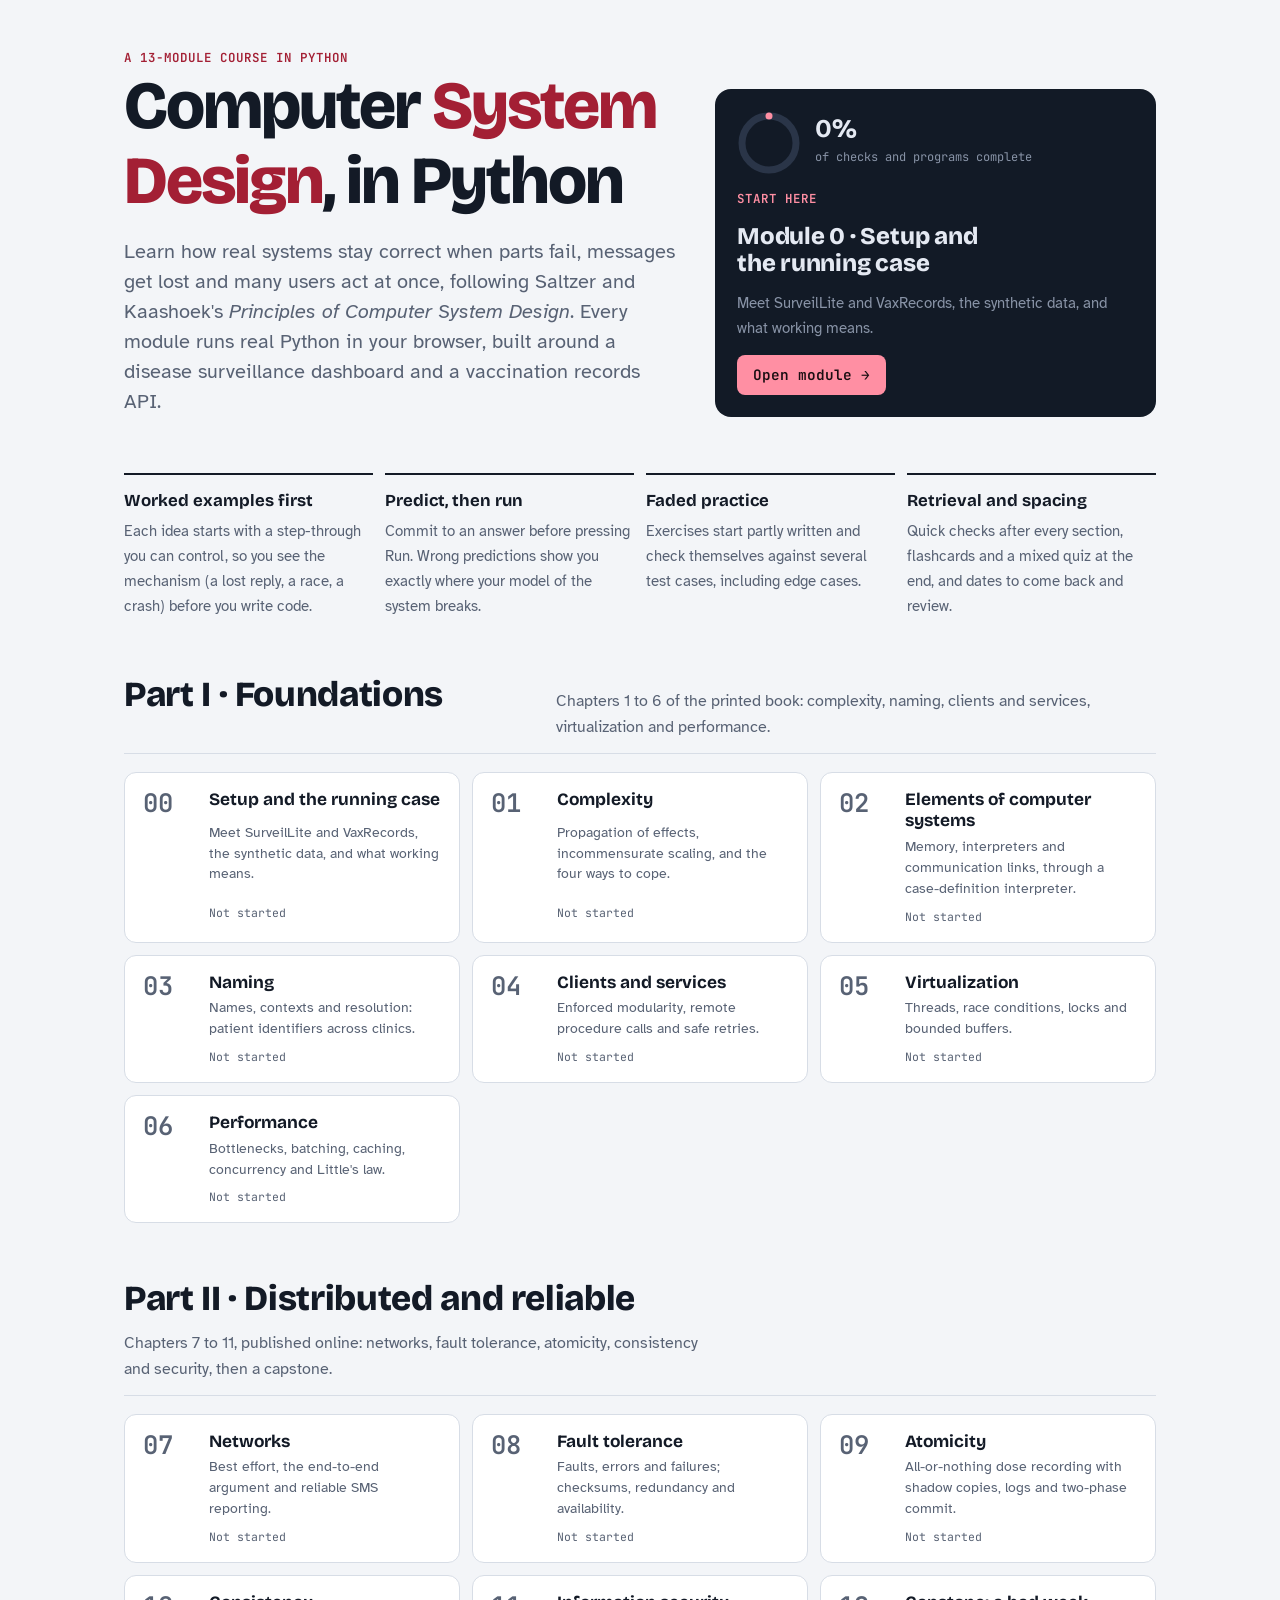
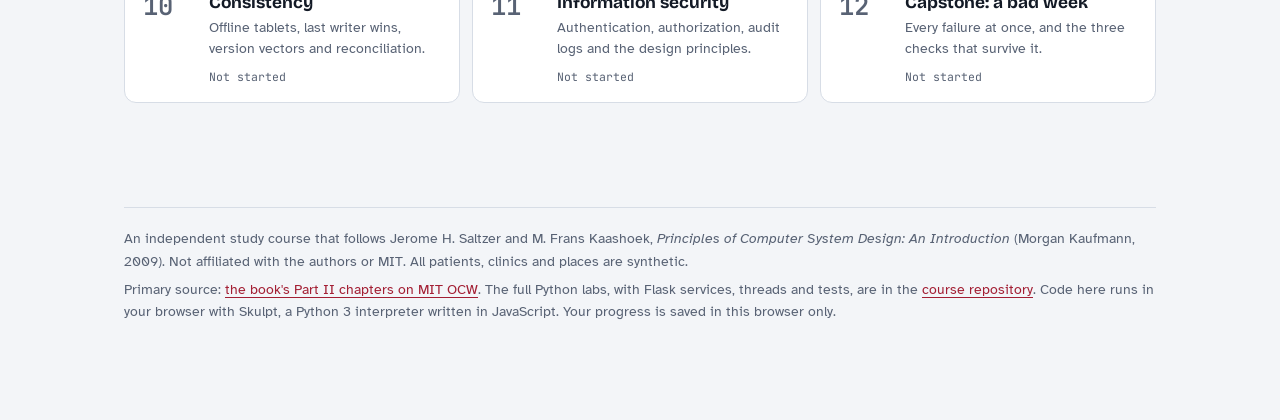
<file: web/index.html>
<!doctype html>
<html lang="en">
<head>
<meta charset="utf-8">
<meta name="viewport" content="width=device-width, initial-scale=1, viewport-fit=cover">
<title>Computer System Design, in Python</title>
<link rel="preconnect" href="https://fonts.googleapis.com">
<link rel="preconnect" href="https://fonts.gstatic.com" crossorigin>
<link rel="stylesheet" href="https://fonts.googleapis.com/css2?family=Atkinson+Hyperlegible:ital,wght@0,400;0,700;1,400&family=Bricolage+Grotesque:opsz,wght@12..96,500;12..96,700;12..96,800&family=JetBrains+Mono:wght@400;600&display=swap">
<link rel="stylesheet" href="course.css">
<style>
.home-wrap { max-width: 1080px; margin: 0 auto; padding-inline: 24px; padding-block: 48px 96px; display: grid; gap: 56px; }
@media (max-width: 640px) { .home-wrap { padding-inline: 16px; padding-block: 28px 64px; gap: 40px; } }
.home-hero { display: grid; grid-template-columns: minmax(0, 1.25fr) minmax(0, 1fr); gap: 40px; align-items: end; }
@media (max-width: 860px) { .home-hero { grid-template-columns: minmax(0, 1fr); } }
.home-hero h1 { font-size: clamp(2.4rem, 6vw, 4.2rem); font-weight: 800; letter-spacing: -0.03em; }
.home-hero h1 em { font-style: normal; color: var(--accent); }
.home-hero .lede { font-size: var(--step-1); color: var(--muted); line-height: 1.5; max-width: 52ch; margin-top: 18px; }
.resume { background: var(--code-bg); color: var(--code-fg); border-radius: 16px; padding: 22px; display: grid; gap: 14px; }
.resume .eyebrow { color: var(--tok-kw); }
.resume h2 { font-size: 1.5rem; }
.resume p { color: var(--code-muted); font-size: 0.95rem; }
.resume a.go { justify-self: start; font-family: var(--mono); font-weight: 600; font-size: 0.9rem; background: var(--tok-kw); color: #1A0E12; text-decoration: none; padding: 8px 16px; border-radius: 8px; }
.ring-row { display: flex; gap: 14px; align-items: center; }
.ring-row svg { width: 64px; height: 64px; flex: none; }
.ring-row b { font-family: var(--display); font-size: 1.6rem; display: block; line-height: 1; }
.ring-row span { font-family: var(--mono); font-size: 0.75rem; color: var(--code-muted); }

.method { display: grid; grid-template-columns: repeat(auto-fit, minmax(220px, 1fr)); gap: 12px; }
.method div { border-top: 2px solid var(--ink); padding-top: 12px; display: grid; gap: 4px; align-content: start; }
.method b { font-family: var(--display); font-size: 1.05rem; }
.method p { color: var(--muted); font-size: 0.95rem; }

.part { display: grid; gap: 18px; }
.part-head { display: flex; justify-content: space-between; align-items: baseline; gap: 12px; flex-wrap: wrap; border-bottom: 1px solid var(--rule); padding-bottom: 12px; }
.part-head h2 { font-size: var(--step-3); }
.part-head p { color: var(--muted); max-width: 60ch; font-size: 0.98rem; }
.lessons { display: grid; grid-template-columns: repeat(auto-fill, minmax(300px, 1fr)); gap: 12px; list-style: none; padding: 0; margin: 0; }
@media (max-width: 400px) { .lessons { grid-template-columns: minmax(0, 1fr); } }
.lessons a { display: grid; grid-template-columns: 52px minmax(0, 1fr); gap: 4px 14px; padding: 16px 18px; background: var(--sheet); border: 1px solid var(--rule); border-radius: 12px; text-decoration: none; color: var(--ink); height: 100%; }
.lessons a:hover { border-color: var(--accent); }
.lessons .num { grid-row: span 3; font-family: var(--mono); font-size: 1.6rem; font-weight: 600; color: var(--muted); line-height: 1.1; font-variant-numeric: tabular-nums; }
.lessons .t { font-family: var(--display); font-weight: 700; font-size: 1.08rem; line-height: 1.25; }
.lessons .b { font-size: 0.9rem; color: var(--muted); line-height: 1.45; }
.lessons .st { font-family: var(--mono); font-size: 0.72rem; color: var(--muted); display: flex; gap: 8px; align-items: center; margin-top: 4px; }
.lessons .bar { flex: 1; height: 4px; border-radius: 2px; background: var(--rule); overflow: hidden; max-width: 120px; }
.lessons .bar i { display: block; height: 100%; background: var(--accent); }
.lessons a.done .num { color: var(--ok); }
.lessons a.done .bar i { background: var(--ok); }
.home-foot { font-size: 0.85rem; color: var(--muted); display: grid; gap: 6px; border-top: 1px solid var(--rule); padding-top: 20px; }
</style>

<style>body { margin: 0; }</style>
</head>
<body>
<div class="home-wrap">
  <header class="home-hero">
    <div>
      <div class="eyebrow">A 13-module course in Python</div>
      <h1>Computer <em>System Design</em>, in Python</h1>
      <p class="lede">Learn how real systems stay correct when parts fail, messages get lost and many users act at once, following Saltzer and Kaashoek's <i>Principles of Computer System Design</i>. Every module runs real Python in your browser, built around a disease surveillance dashboard and a vaccination records API.</p>
    </div>
    <div class="resume" aria-live="polite">
      <div class="ring-row">
        <svg viewBox="0 0 64 64" aria-hidden="true"><circle cx="32" cy="32" r="27" fill="none" stroke="#2A3548" stroke-width="7"/><circle id="ring" cx="32" cy="32" r="27" fill="none" stroke="var(--tok-kw)" stroke-width="7" stroke-linecap="round" stroke-dasharray="0 170" transform="rotate(-90 32 32)"/></svg>
        <div><b id="pct">0%</b><span id="pct-label">of checks and programs complete</span></div>
      </div>
      <div class="eyebrow" id="resume-eyebrow">Start here</div>
      <h2 id="resume-title">Module 0 · Setup and the running case</h2>
      <p id="resume-blurb">Meet SurveilLite and VaxRecords, the synthetic data, and what working means.</p>
      <a class="go" id="resume-go" href="m00.html">Open module →</a>
    </div>
  </header>

  <section class="method" aria-label="How each module works">
    <div><b>Worked examples first</b><p>Each idea starts with a step-through you can control, so you see the mechanism (a lost reply, a race, a crash) before you write code.</p></div>
    <div><b>Predict, then run</b><p>Commit to an answer before pressing Run. Wrong predictions show you exactly where your model of the system breaks.</p></div>
    <div><b>Faded practice</b><p>Exercises start partly written and check themselves against several test cases, including edge cases.</p></div>
    <div><b>Retrieval and spacing</b><p>Quick checks after every section, flashcards and a mixed quiz at the end, and dates to come back and review.</p></div>
  </section>

  <section class="part" aria-labelledby="p1">
    <div class="part-head"><h2 id="p1">Part I · Foundations</h2><p>Chapters 1 to 6 of the printed book: complexity, naming, clients and services, virtualization and performance.</p></div>
    <ol class="lessons" id="list-1"></ol>
  </section>

  <section class="part" aria-labelledby="p2">
    <div class="part-head"><h2 id="p2">Part II · Distributed and reliable</h2><p>Chapters 7 to 11, published online: networks, fault tolerance, atomicity, consistency and security, then a capstone.</p></div>
    <ol class="lessons" id="list-2"></ol>
  </section>

  <footer class="home-foot">
    <span>An independent study course that follows Jerome H. Saltzer and M. Frans Kaashoek, <i>Principles of Computer System Design: An Introduction</i> (Morgan Kaufmann, 2009). Not affiliated with the authors or MIT. All patients, clinics and places are synthetic.</span>
    <span>Primary source: <a href="https://ocw.mit.edu/courses/res-6-004-principles-of-computer-system-design-an-introduction-spring-2009/" target="_blank" rel="noopener">the book's Part II chapters on MIT OCW</a>. The full Python labs, with Flask services, threads and tests, are in the <a href="https://github.com/Rwunganira/computer_system_design" target="_blank" rel="noopener">course repository</a>. Code here runs in your browser with Skulpt, a Python 3 interpreter written in JavaScript. Your progress is saved in this browser only.</span>
  </footer>
</div>

<script src="course.js"></script>
<script>
(() => {
  const { COURSE, store, esc } = CT;
  const prog = store.get("progress", {});
  let done = 0, total = 0, resume = null;
  COURSE.forEach((l, i) => {
    const p = prog[l.id];
    if (p) { done += p.done; total += p.total; }
    const pct = p && p.total ? Math.round(p.done / p.total * 100) : 0;
    if (!resume && pct < 100) resume = { l, i, started: !!p };
    const li = document.createElement("li");
    li.innerHTML = `<a href="${l.id}.html" class="${pct === 100 ? "done" : ""}"><span class="num">${String(i).padStart(2, "0")}</span><span class="t">${esc(l.title)}</span><span class="b">${esc(l.blurb)}</span><span class="st">${p ? `<span class="bar"><i style="width:${pct}%"></i></span>${pct === 100 ? "Complete" : pct + "%"}` : "Not started"}</span></a>`;
    document.getElementById("list-" + l.part).appendChild(li);
  });
  // lessons never opened count toward the total with an estimate of 12 items each
  const unseen = COURSE.filter(l => !prog[l.id]).length;
  const pct = total + unseen * 12 ? Math.round(done / (total + unseen * 12) * 100) : 0;
  document.getElementById("pct").textContent = pct + "%";
  document.getElementById("ring").setAttribute("stroke-dasharray", `${(pct / 100 * 169.6).toFixed(1)} 170`);
  if (resume) {
    document.getElementById("resume-eyebrow").textContent = resume.started ? "Continue where you left off" : (resume.i === 0 ? "Start here" : "Up next");
    document.getElementById("resume-title").textContent = `Module ${resume.i} · ${resume.l.title}`;
    document.getElementById("resume-blurb").textContent = resume.l.blurb;
    document.getElementById("resume-go").href = resume.l.id + ".html";
  } else {
    document.getElementById("resume-eyebrow").textContent = "Course complete";
    document.getElementById("resume-title").textContent = "You finished all 13 modules";
    document.getElementById("resume-blurb").textContent = "Revisit any module's flashcards on its review dates to keep it fresh.";
    document.getElementById("resume-go").href = "m12.html";
  }
})();
</script>
</body>
</html>
</file>
<file: web/course.css>
/* Layout: a sticky progress rail beside one reading column; every concept moves from worked example to "you try" to retrieval check. Turing-tape motif for the machine. */
:root {
  --paper: #F3F5F8;
  --sheet: #FFFFFF;
  --ink: #131A26;
  --muted: #586274;
  --rule: #D7DDE6;
  --accent: #A31F34;
  --accent-soft: #F6E3E6;
  --ok: #1B7556;
  --ok-soft: #DDF1E8;
  --bad: #B3261E;
  --bad-soft: #FBE4E2;
  --hl: #FFF2B8;
  --code-bg: #121A26;
  --code-fg: #E4E9F2;
  --code-muted: #8893A6;
  --tok-kw: #FF8FA3;
  --tok-str: #A6E3A1;
  --tok-num: #F9C97C;
  --tok-fn: #8CC8FF;
  --tok-com: #7D8799;
  --display: "Bricolage Grotesque", "Avenir Next", "Segoe UI", system-ui, sans-serif;
  --body: "Atkinson Hyperlegible", "Segoe UI", system-ui, -apple-system, sans-serif;
  --mono: "JetBrains Mono", ui-monospace, "SFMono-Regular", Menlo, Consolas, monospace;
  --step--1: 0.875rem;
  --step-0: 1.0625rem;
  --step-1: 1.25rem;
  --step-2: 1.6rem;
  --step-3: 2.2rem;
  --step-4: clamp(2.2rem, 5vw, 3.4rem);
}
@media (prefers-color-scheme: dark) {
  :root:not([data-theme="light"]) {
    --paper: #0E131B; --sheet: #161D29; --ink: #E7ECF3; --muted: #9AA5B8; --rule: #2A3444;
    --accent: #F06B80; --accent-soft: #3A1A22; --ok: #5BD1A2; --ok-soft: #12322A;
    --bad: #FF8A80; --bad-soft: #3B1A1A; --hl: #4A3F12;
    --code-bg: #0A0F16; --code-fg: #E4E9F2; --code-muted: #8893A6;
    color-scheme: dark;
  }
}
:root[data-theme="dark"] {
  --paper: #0E131B; --sheet: #161D29; --ink: #E7ECF3; --muted: #9AA5B8; --rule: #2A3444;
  --accent: #F06B80; --accent-soft: #3A1A22; --ok: #5BD1A2; --ok-soft: #12322A;
  --bad: #FF8A80; --bad-soft: #3B1A1A; --hl: #4A3F12;
  --code-bg: #0A0F16; --code-fg: #E4E9F2; --code-muted: #8893A6;
  color-scheme: dark;
}

* { box-sizing: border-box; }
body { margin: 0; }
img { max-width: 100%; }
[hidden] { display: none !important; }
html { scroll-behavior: smooth; }
@media (prefers-reduced-motion: reduce) { html { scroll-behavior: auto; } *, *::before, *::after { transition: none !important; animation: none !important; } }
body { background: var(--paper); color: var(--ink); font-family: var(--body); font-size: var(--step-0); line-height: 1.65; }
a { color: var(--accent); text-underline-offset: 3px; }
:focus-visible { outline: 3px solid var(--accent); outline-offset: 2px; border-radius: 4px; }
h1, h2, h3 { font-family: var(--display); line-height: 1.12; text-wrap: balance; margin: 0; letter-spacing: -0.01em; }
h2 { font-size: var(--step-3); font-weight: 800; }
h3 { font-size: var(--step-1); font-weight: 700; }
p { margin: 0; }
code { font-family: var(--mono); font-size: 0.88em; background: var(--accent-soft); padding: 0.08em 0.35em; border-radius: 4px; }
.eyebrow { font-family: var(--mono); font-size: 0.78rem; letter-spacing: 0.08em; text-transform: uppercase; color: var(--accent); font-weight: 600; }

.shell { display: grid; grid-template-columns: 240px minmax(0, 1fr); gap: 48px; max-width: 1140px; margin: 0 auto; padding-inline: 24px; }
@media (max-width: 900px) { .shell { grid-template-columns: minmax(0, 1fr); gap: 0; padding-inline: 16px; } }

/* rail */
.rail { position: sticky; top: env(safe-area-inset-top, 0px); align-self: start; padding-block: 32px; max-height: 100vh; overflow-y: auto; }
.rail .brand { font-family: var(--display); font-weight: 800; font-size: 1.05rem; line-height: 1.2; }
.rail .brand small { display: block; font-family: var(--mono); font-weight: 400; font-size: 0.72rem; letter-spacing: 0.06em; color: var(--muted); text-transform: uppercase; margin-top: 4px; }
.meter { margin-block: 20px 16px; }
.meter-bar { height: 6px; background: var(--rule); border-radius: 3px; overflow: hidden; }
.meter-bar span { display: block; height: 100%; width: 0; background: var(--accent); transition: width .4s ease; }
.meter-label { font-family: var(--mono); font-size: 0.75rem; color: var(--muted); margin-top: 6px; font-variant-numeric: tabular-nums; }
.toc { list-style: none; padding: 0; margin: 0; display: grid; gap: 2px; counter-reset: toc; }
.toc a { display: grid; grid-template-columns: 22px 1fr; gap: 8px; align-items: baseline; padding: 6px 8px; border-radius: 6px; text-decoration: none; color: var(--muted); font-size: 0.92rem; line-height: 1.35; }
.toc a:hover { background: var(--sheet); color: var(--ink); }
.toc a.active { color: var(--ink); background: var(--sheet); font-weight: 700; }
.toc .tick { font-family: var(--mono); font-size: 0.75rem; color: var(--muted); }
.toc a.done .tick { color: var(--ok); }
@media (max-width: 900px) {
  .rail { position: sticky; top: env(safe-area-inset-top, 0px); z-index: 20; padding-block: 10px; margin-inline: -16px; padding-inline: 16px; background: var(--paper); border-bottom: 1px solid var(--rule); max-height: none; overflow: visible; }
  .rail .brand { font-size: 0.95rem; }
  .rail .brand small, .toc { display: none; }
  .meter { margin-block: 8px 0; }
}

main { padding-block: 32px 96px; min-width: 0; max-width: 780px; }

/* hero */
.hero { display: grid; gap: 22px; padding-bottom: 40px; border-bottom: 1px solid var(--rule); }
.hero h1 { font-size: var(--step-4); font-weight: 800; letter-spacing: -0.025em; }
.hero h1 em { font-style: normal; color: var(--accent); }
.hero .lede { font-size: var(--step-1); color: var(--muted); max-width: 60ch; line-height: 1.5; }

.tape-card { background: var(--code-bg); color: var(--code-fg); border-radius: 14px; padding: 20px 20px 16px; display: grid; gap: 14px; }
.tape-top { display: flex; justify-content: space-between; align-items: baseline; gap: 12px; flex-wrap: wrap; font-family: var(--mono); font-size: 0.8rem; color: var(--code-muted); }
.tape-top b { color: var(--code-fg); font-weight: 600; }
.tape-wrap { overflow-x: auto; padding-top: 26px; }
.tape { display: flex; gap: 0; width: max-content; position: relative; margin: 0 auto; }
.cell-t { width: 44px; height: 52px; border: 1.5px solid #3A475C; margin-left: -1.5px; display: grid; place-items: center; font-family: var(--mono); font-size: 1.35rem; font-weight: 600; color: var(--code-fg); transition: background .25s; }
.cell-t.blank { color: #4A5770; }
.cell-t.flash { background: #3A2430; }
.head { position: absolute; top: -26px; width: 44px; text-align: center; color: var(--tok-kw); font-size: 1.2rem; transition: left .3s ease; line-height: 1; }
.tape-log { font-family: var(--mono); font-size: 0.85rem; display: flex; gap: 10px; flex-wrap: wrap; align-items: center; justify-content: space-between; }
.prims { display: flex; flex-wrap: wrap; gap: 6px; }
.prim { padding: 2px 8px; border-radius: 99px; border: 1px solid #3A475C; color: var(--code-muted); font-size: 0.75rem; transition: all .2s; }
.prim.on { border-color: var(--tok-kw); color: var(--code-bg); background: var(--tok-kw); }
.btn-ghost { font: inherit; font-family: var(--mono); font-size: 0.8rem; color: var(--code-fg); background: transparent; border: 1px solid #3A475C; border-radius: 6px; padding: 4px 10px; cursor: pointer; }
.btn-ghost:hover { border-color: var(--code-fg); }

.organizer { display: grid; grid-template-columns: repeat(auto-fit, minmax(210px, 1fr)); gap: 12px; }
.organizer div { background: var(--sheet); border: 1px solid var(--rule); border-radius: 10px; padding: 14px 16px; font-size: 0.95rem; line-height: 1.45; }
.organizer b { display: block; font-family: var(--mono); font-size: 0.72rem; letter-spacing: 0.08em; text-transform: uppercase; color: var(--muted); margin-bottom: 4px; font-weight: 600; }

/* sections */
section.lesson { padding-block: 56px 8px; display: grid; gap: 20px; scroll-margin-top: 70px; }
section.lesson > p, section.lesson > ul, section.lesson > ol { max-width: 66ch; }
section.lesson ul, section.lesson ol { margin: 0; padding-left: 1.3em; display: grid; gap: 6px; }
.sec-head { display: grid; gap: 8px; }
.sec-num { font-family: var(--mono); font-size: 0.8rem; color: var(--muted); letter-spacing: 0.06em; }

.callout { border-left: 3px solid var(--accent); padding: 4px 0 4px 18px; font-family: var(--display); font-size: var(--step-1); font-weight: 500; line-height: 1.4; max-width: 60ch; }

.tag { display: inline-block; font-family: var(--mono); font-size: 0.7rem; letter-spacing: 0.08em; text-transform: uppercase; padding: 2px 8px; border-radius: 99px; font-weight: 600; }
.tag.worked { background: var(--accent-soft); color: var(--accent); }
.tag.try { background: var(--ok-soft); color: var(--ok); }
.tag.check { background: var(--hl); color: var(--ink); }

.panel { background: var(--sheet); border: 1px solid var(--rule); border-radius: 12px; padding: 20px; display: grid; gap: 14px; min-width: 0; }
.panel-head { display: flex; justify-content: space-between; align-items: center; gap: 10px; flex-wrap: wrap; }

.two { display: grid; grid-template-columns: 1fr 1fr; gap: 14px; }
@media (max-width: 640px) { .two { grid-template-columns: 1fr; } }
.two > div { background: var(--sheet); border: 1px solid var(--rule); border-radius: 10px; padding: 16px; display: grid; gap: 6px; align-content: start; min-width: 0; }
.two h3 { font-size: 1.05rem; }
.two p { font-size: 0.95rem; color: var(--muted); }

table.data { border-collapse: collapse; width: 100%; font-size: 0.92rem; font-variant-numeric: tabular-nums; }
table.data th, table.data td { text-align: left; padding: 8px 10px; border-bottom: 1px solid var(--rule); vertical-align: top; }
table.data th { font-family: var(--mono); font-size: 0.72rem; text-transform: uppercase; letter-spacing: 0.06em; color: var(--muted); font-weight: 600; }
table.data td code { white-space: nowrap; }
.scroll-x { overflow-x: auto; }

/* code cells */
.cell { border-radius: 12px; overflow: hidden; background: var(--code-bg); color: var(--code-fg); min-width: 0; }
.ed { position: relative; font-family: var(--mono); font-size: 0.9rem; line-height: 1.6; }
.ed pre, .ed textarea { margin: 0; padding: 16px 18px; white-space: pre-wrap; word-break: break-word; overflow-wrap: anywhere; font: inherit; tab-size: 4; letter-spacing: 0; border: 0; }
.ed pre { color: var(--code-fg); pointer-events: none; min-height: 3em; }
.ed textarea { position: absolute; inset: 0; width: 100%; height: 100%; resize: none; background: transparent; color: transparent; caret-color: var(--code-fg); outline: none; overflow: hidden; }
.ed textarea::selection { background: rgba(140, 200, 255, 0.3); color: transparent; }
.ed:focus-within { box-shadow: inset 0 0 0 2px #3E5578; }
.k { color: var(--tok-kw); } .s { color: var(--tok-str); } .n { color: var(--tok-num); } .f { color: var(--tok-fn); } .c { color: var(--tok-com); font-style: italic; }
.cell-bar { display: flex; gap: 8px; align-items: center; flex-wrap: wrap; padding: 10px 14px; border-top: 1px solid #263246; }
.run { font: inherit; font-family: var(--mono); font-size: 0.82rem; font-weight: 600; background: var(--tok-kw); color: #1A0E12; border: 0; border-radius: 6px; padding: 6px 14px; cursor: pointer; }
.run:disabled { opacity: .5; cursor: wait; }
.cell-bar .hint { font-family: var(--mono); font-size: 0.72rem; color: var(--code-muted); margin-left: auto; }
.out { font-family: var(--mono); font-size: 0.86rem; line-height: 1.55; padding: 12px 18px 14px; border-top: 1px dashed #2E3A4F; white-space: pre-wrap; word-break: break-word; background: #0B1018; color: #D5DCE8; }
.out .err { color: #FF9E95; }
.out .sys { color: var(--code-muted); }
.out .in-row { display: flex; gap: 8px; align-items: center; margin-top: 4px; flex-wrap: wrap; }
.out input { font: inherit; background: #1A2333; color: var(--code-fg); border: 1px solid #3E5578; border-radius: 4px; padding: 3px 8px; min-width: 0; flex: 1 1 140px; }
.predict { display: flex; gap: 10px; align-items: center; flex-wrap: wrap; padding: 10px 14px; background: #19202D; border-bottom: 1px solid #263246; font-size: 0.85rem; color: var(--code-muted); font-family: var(--mono); }
.predict input { font: inherit; color: var(--code-fg); background: #0B1018; border: 1px solid #3E5578; border-radius: 4px; padding: 4px 8px; flex: 1 1 180px; min-width: 0; }
.verdict { font-family: var(--mono); font-size: 0.82rem; padding: 10px 18px; border-top: 1px solid #263246; }
.verdict.yes { color: #7FE0B4; } .verdict.no { color: #F9C97C; }

/* quiz */
.quiz { display: grid; gap: 14px; }
.q { background: var(--sheet); border: 1px solid var(--rule); border-radius: 12px; padding: 18px 20px; display: grid; gap: 12px; }
.q-text { font-weight: 700; }
.q-text code { font-weight: 400; }
.q pre { margin: 0; font-family: var(--mono); font-size: 0.86rem; background: var(--code-bg); color: var(--code-fg); padding: 12px 14px; border-radius: 8px; overflow-x: auto; white-space: pre; }
.opts { display: grid; gap: 8px; }
.opt { font: inherit; text-align: left; background: var(--paper); color: var(--ink); border: 1.5px solid var(--rule); border-radius: 8px; padding: 9px 14px; cursor: pointer; display: grid; grid-template-columns: 24px 1fr; gap: 8px; align-items: baseline; }
.opt:hover:not(:disabled) { border-color: var(--ink); }
.opt .key { font-family: var(--mono); font-size: 0.8rem; color: var(--muted); }
.opt.right { border-color: var(--ok); background: var(--ok-soft); }
.opt.wrong { border-color: var(--bad); background: var(--bad-soft); text-decoration: line-through; text-decoration-color: var(--bad); }
.opt:disabled { cursor: default; }
.why { font-size: 0.95rem; padding: 10px 14px; border-radius: 8px; }
.why.ok { background: var(--ok-soft); }
.why.no { background: var(--bad-soft); }

/* heron widget */
.numline { width: 100%; height: auto; display: block; }
.numline text { font-family: var(--mono); font-size: 12px; fill: var(--muted); }
.numline .lbl { font-size: 12px; font-weight: 600; }
.controls { display: flex; gap: 8px; flex-wrap: wrap; align-items: center; }
.btn { font: inherit; font-size: 0.92rem; font-weight: 700; background: var(--ink); color: var(--paper); border: 0; border-radius: 8px; padding: 8px 16px; cursor: pointer; }
.btn.alt { background: transparent; color: var(--ink); border: 1.5px solid var(--rule); }
.btn:disabled { opacity: .45; cursor: default; }
.field { display: flex; align-items: center; gap: 8px; font-family: var(--mono); font-size: 0.85rem; color: var(--muted); }
.field input, .field select { font: inherit; color: var(--ink); background: var(--paper); border: 1.5px solid var(--rule); border-radius: 6px; padding: 5px 8px; width: 90px; }
tr.now td { background: var(--hl); }

/* binding visualizer */
.bind { display: grid; grid-template-columns: minmax(0, 1fr) minmax(0, 1fr); gap: 18px; align-items: start; }
@media (max-width: 640px) { .bind { grid-template-columns: 1fr; } }
.mini-code { font-family: var(--mono); font-size: 0.86rem; background: var(--code-bg); color: var(--code-fg); border-radius: 8px; padding: 10px 0; overflow-x: auto; }
.mini-code div { padding: 2px 14px; white-space: pre; border-left: 3px solid transparent; }
.mini-code div.cur { background: #24324A; border-left-color: var(--tok-kw); }
.mini-code div.past { color: var(--code-muted); }
.mem { position: relative; display: grid; grid-template-columns: auto auto; justify-content: space-between; gap: 10px 60px; min-height: 200px; padding: 10px; border: 1px dashed var(--rule); border-radius: 10px; }
.mem-col { display: grid; gap: 12px; align-content: start; }
.mem-col h4 { margin: 0; font-family: var(--mono); font-size: 0.7rem; text-transform: uppercase; letter-spacing: 0.08em; color: var(--muted); font-weight: 600; }
.nm, .obj { font-family: var(--mono); font-size: 0.88rem; padding: 6px 12px; border-radius: 6px; position: relative; z-index: 1; transition: opacity .3s; }
.nm { background: var(--accent-soft); color: var(--accent); font-weight: 600; }
.obj { background: var(--paper); border: 1.5px solid var(--ink); }
.obj.orphan { opacity: .35; border-style: dashed; }
.obj small { display: block; font-size: 0.68rem; color: var(--muted); }
.mem svg { position: absolute; inset: 0; width: 100%; height: 100%; pointer-events: none; overflow: visible; }
.mem svg path { stroke: var(--accent); stroke-width: 1.6; fill: none; }
.mem svg polygon { fill: var(--accent); }
.note { font-size: 0.95rem; color: var(--muted); }
.note b { color: var(--ink); }

/* tracer */
.trace-grid { display: grid; grid-template-columns: minmax(0, 1.3fr) minmax(0, 1fr); gap: 16px; }
@media (max-width: 640px) { .trace-grid { grid-template-columns: 1fr; } }
.vars { display: grid; gap: 8px; align-content: start; }
.var-row { display: flex; justify-content: space-between; font-family: var(--mono); font-size: 0.9rem; padding: 6px 10px; background: var(--paper); border-radius: 6px; font-variant-numeric: tabular-nums; }
.var-row b { color: var(--accent); }
.cond { font-family: var(--mono); font-size: 0.85rem; padding: 8px 10px; border-radius: 6px; background: var(--hl); min-height: 2.4em; }
.term { font-family: var(--mono); font-size: 0.85rem; background: var(--code-bg); color: var(--code-fg); padding: 8px 10px; border-radius: 6px; min-height: 2.4em; white-space: pre-wrap; }

/* error sorter */
.sorter { display: grid; gap: 10px; }
.sort-item { display: grid; gap: 10px; padding: 14px 16px; background: var(--paper); border-radius: 10px; border: 1.5px solid var(--rule); }
.sort-item pre { margin: 0; font-family: var(--mono); font-size: 0.86rem; white-space: pre-wrap; }
.sort-item .opts { grid-template-columns: repeat(auto-fit, minmax(150px, 1fr)); }
.sort-item .opt { grid-template-columns: 1fr; font-size: 0.88rem; padding: 6px 10px; text-align: center; }

/* flashcards */
.deck { display: grid; gap: 14px; }
.card { perspective: 1200px; cursor: pointer; min-height: 190px; }
.card-in { position: relative; width: 100%; min-height: 190px; transition: transform .5s; transform-style: preserve-3d; }
.card.flipped .card-in { transform: rotateY(180deg); }
.face { position: absolute; inset: 0; backface-visibility: hidden; border-radius: 14px; padding: 24px; display: grid; place-content: center; text-align: center; gap: 8px; border: 1.5px solid var(--rule); }
.face.front { background: var(--sheet); font-family: var(--display); font-size: var(--step-1); font-weight: 700; }
.face.back { background: var(--code-bg); color: var(--code-fg); transform: rotateY(180deg); font-size: 0.98rem; line-height: 1.5; }
.face small { font-family: var(--mono); font-size: 0.7rem; letter-spacing: 0.08em; text-transform: uppercase; color: var(--muted); font-weight: 400; }
.face.back small { color: var(--code-muted); }
.face.back code { background: #24324A; color: var(--code-fg); }
@media (prefers-reduced-motion: reduce) { .card.flipped .face.front { visibility: hidden; } }
.deck-bar { display: flex; gap: 8px; align-items: center; flex-wrap: wrap; }
.deck-bar .count { margin-left: auto; font-family: var(--mono); font-size: 0.8rem; color: var(--muted); font-variant-numeric: tabular-nums; }

.schedule { display: grid; grid-template-columns: repeat(auto-fit, minmax(150px, 1fr)); gap: 10px; }
.schedule div { background: var(--sheet); border: 1px solid var(--rule); border-radius: 10px; padding: 12px 14px; }
.schedule b { display: block; font-family: var(--display); font-size: 1.05rem; }
.schedule span { font-family: var(--mono); font-size: 0.78rem; color: var(--muted); }

section.lesson > .next { background: var(--ink); color: var(--paper); border-radius: 14px; padding: 24px; display: grid; gap: 8px; }
section.lesson > .next .eyebrow { color: var(--tok-kw); }
section.lesson > .next h3 { font-size: var(--step-2); }
section.lesson > .next p { color: var(--paper); opacity: .8; }
footer { margin-top: 48px; padding-top: 20px; border-top: 1px solid var(--rule); font-size: 0.85rem; color: var(--muted); display: grid; gap: 6px; }

/* ---------- shared course additions ---------- */
:root {
  --s1: #2a78d6; --s2: #eb6834; --s3: #1baf7a; --s4: #eda100; --s5: #e87ba4; --s6: #008300; --s7: #6250d6; --s8: #e34948;
  --chart-grid: #E3E8EF; --chart-axis: #9AA4B4;
}
@media (prefers-color-scheme: dark) {
  :root:not([data-theme="light"]) { --s1: #3987e5; --s2: #d95926; --s3: #199e70; --s4: #c98500; --s5: #d55181; --s6: #008300; --s7: #9085e9; --s8: #e66767; --chart-grid: #232C3A; --chart-axis: #5D6880; }
}
:root[data-theme="dark"] { --s1: #3987e5; --s2: #d95926; --s3: #199e70; --s4: #c98500; --s5: #d55181; --s6: #008300; --s7: #9085e9; --s8: #e66767; --chart-grid: #232C3A; --chart-axis: #5D6880; }

.rail .home { display: inline-flex; gap: 6px; align-items: center; font-family: var(--mono); font-size: 0.75rem; color: var(--muted); text-decoration: none; margin-bottom: 14px; letter-spacing: 0.04em; }
.rail .home:hover { color: var(--accent); }
@media (max-width: 900px) { .rail .home { margin-bottom: 4px; } }

.lesson-nav { display: grid; grid-template-columns: 1fr 1fr; gap: 12px; margin-top: 56px; }
.lesson-nav a { display: grid; gap: 4px; padding: 16px 18px; border: 1px solid var(--rule); border-radius: 12px; background: var(--sheet); text-decoration: none; color: var(--ink); min-width: 0; }
.lesson-nav a:hover { border-color: var(--accent); }
.lesson-nav a.next-l { text-align: right; grid-column: 2; }
.lesson-nav span { font-family: var(--mono); font-size: 0.72rem; text-transform: uppercase; letter-spacing: 0.08em; color: var(--muted); }
.lesson-nav b { font-family: var(--display); font-size: 1.05rem; line-height: 1.25; }
@media (max-width: 560px) { .lesson-nav { grid-template-columns: 1fr; } .lesson-nav a.next-l { grid-column: 1; } }

/* charts drawn by pylab.show() */
.out .fig { background: var(--sheet); color: var(--ink); border-radius: 8px; padding: 12px 12px 6px; margin: 8px 0; font-family: var(--body); position: relative; white-space: normal; }
.fig-title { font-family: var(--display); font-weight: 700; font-size: 0.98rem; margin: 0 0 4px 4px; }
.fig-legend { display: flex; flex-wrap: wrap; gap: 4px 14px; font-size: 0.8rem; color: var(--muted); margin: 0 0 4px 4px; }
.fig-legend i { display: inline-block; width: 14px; height: 3px; border-radius: 2px; vertical-align: middle; margin-right: 6px; }
.fig-legend i.dot { width: 9px; height: 9px; border-radius: 50%; }
.fig svg { width: 100%; height: auto; display: block; overflow: visible; }
.fig svg text { font-family: var(--mono); font-size: 11px; fill: var(--muted); }
.fig svg .axis-label { font-family: var(--body); font-size: 12px; fill: var(--ink); }
.fig .tip { position: absolute; pointer-events: none; background: var(--ink); color: var(--paper); font-family: var(--mono); font-size: 0.75rem; padding: 4px 8px; border-radius: 6px; white-space: nowrap; transform: translate(-50%, -120%); }

.deck-host { display: grid; gap: 14px; }
.pill { display: inline-block; font-family: var(--mono); font-size: 0.72rem; padding: 2px 8px; border-radius: 99px; background: var(--accent-soft); color: var(--accent); }
.viz { width: 100%; max-width: 100%; height: auto; display: block; }
.viz text { font-family: var(--mono); font-size: 12px; fill: var(--muted); }
.kbd { font-family: var(--mono); font-size: 0.8em; padding: 1px 6px; border: 1px solid var(--rule); border-radius: 4px; background: var(--sheet); }
.big-q { font-family: var(--display); font-size: var(--step-2); font-weight: 700; line-height: 1.25; max-width: 30ch; }

/* Long paths in callouts wrap at phone width. */
.callout code { overflow-wrap: anywhere; }
</file>
